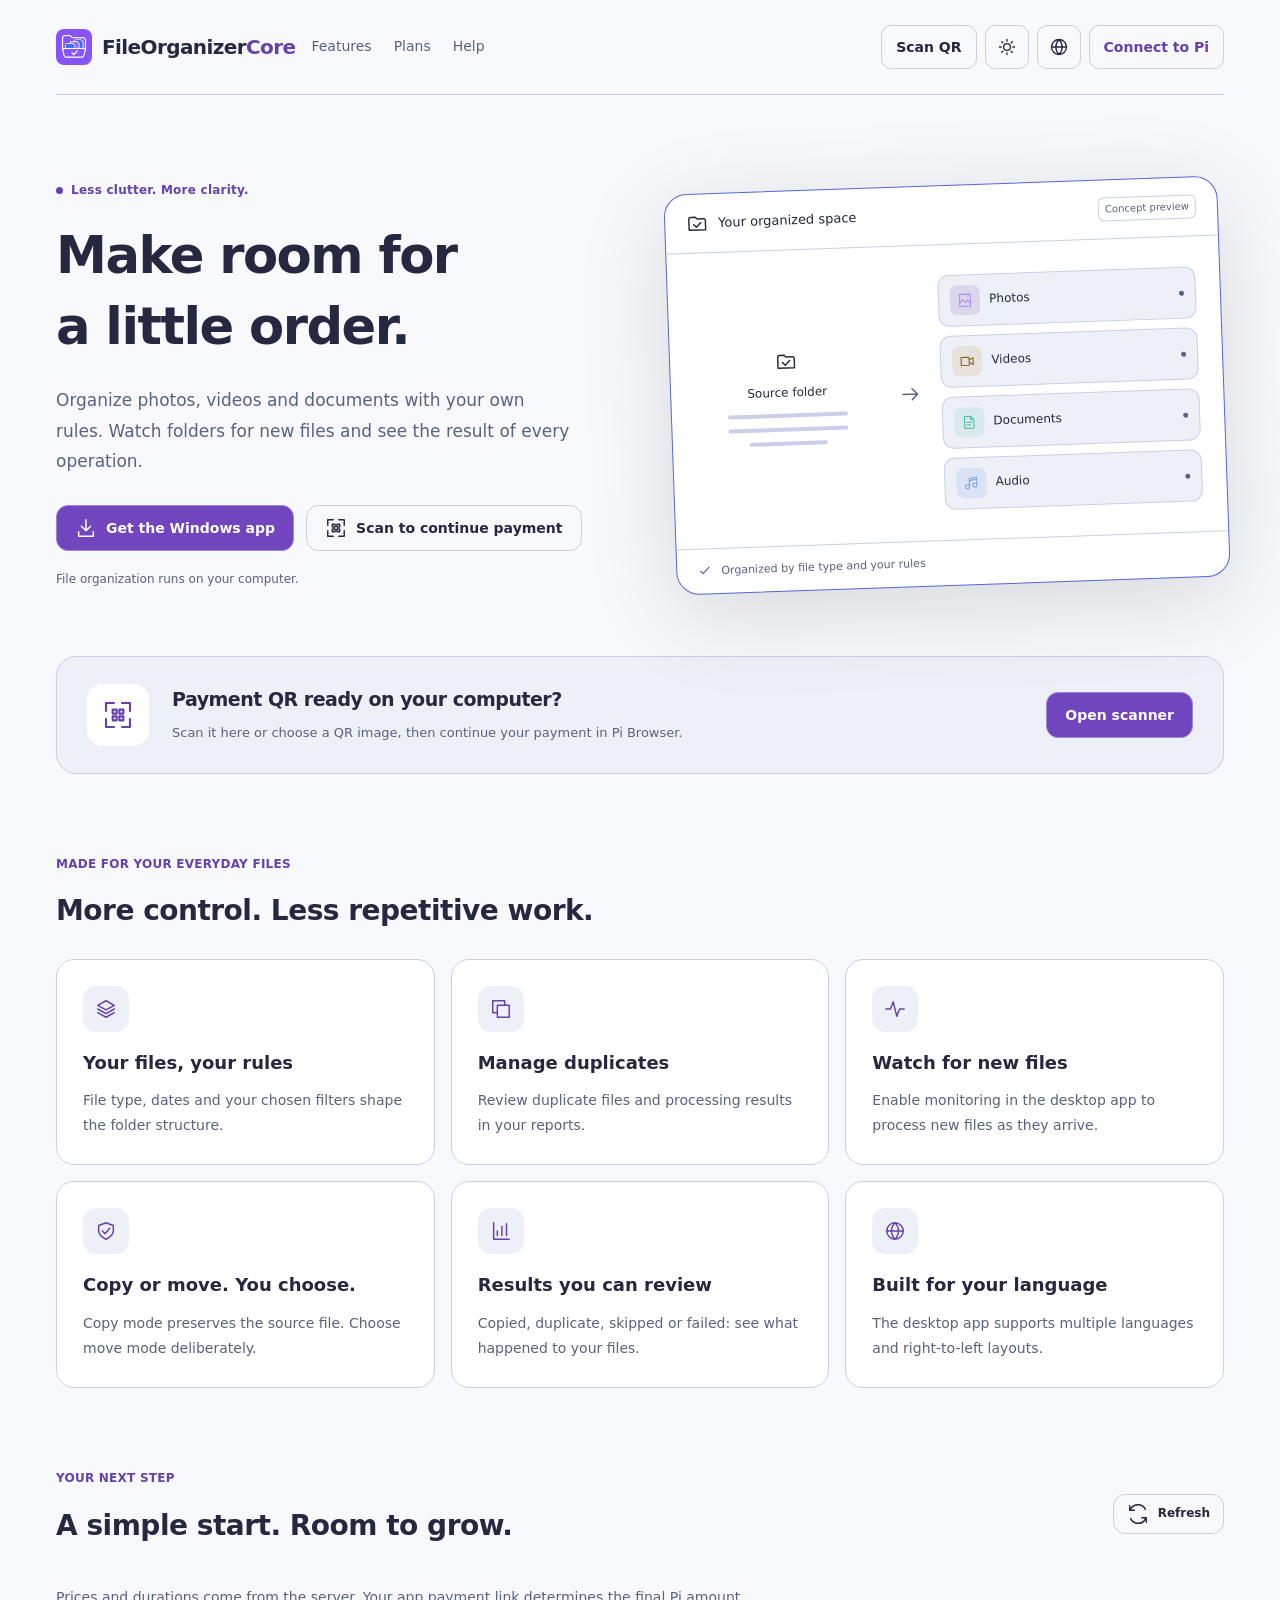
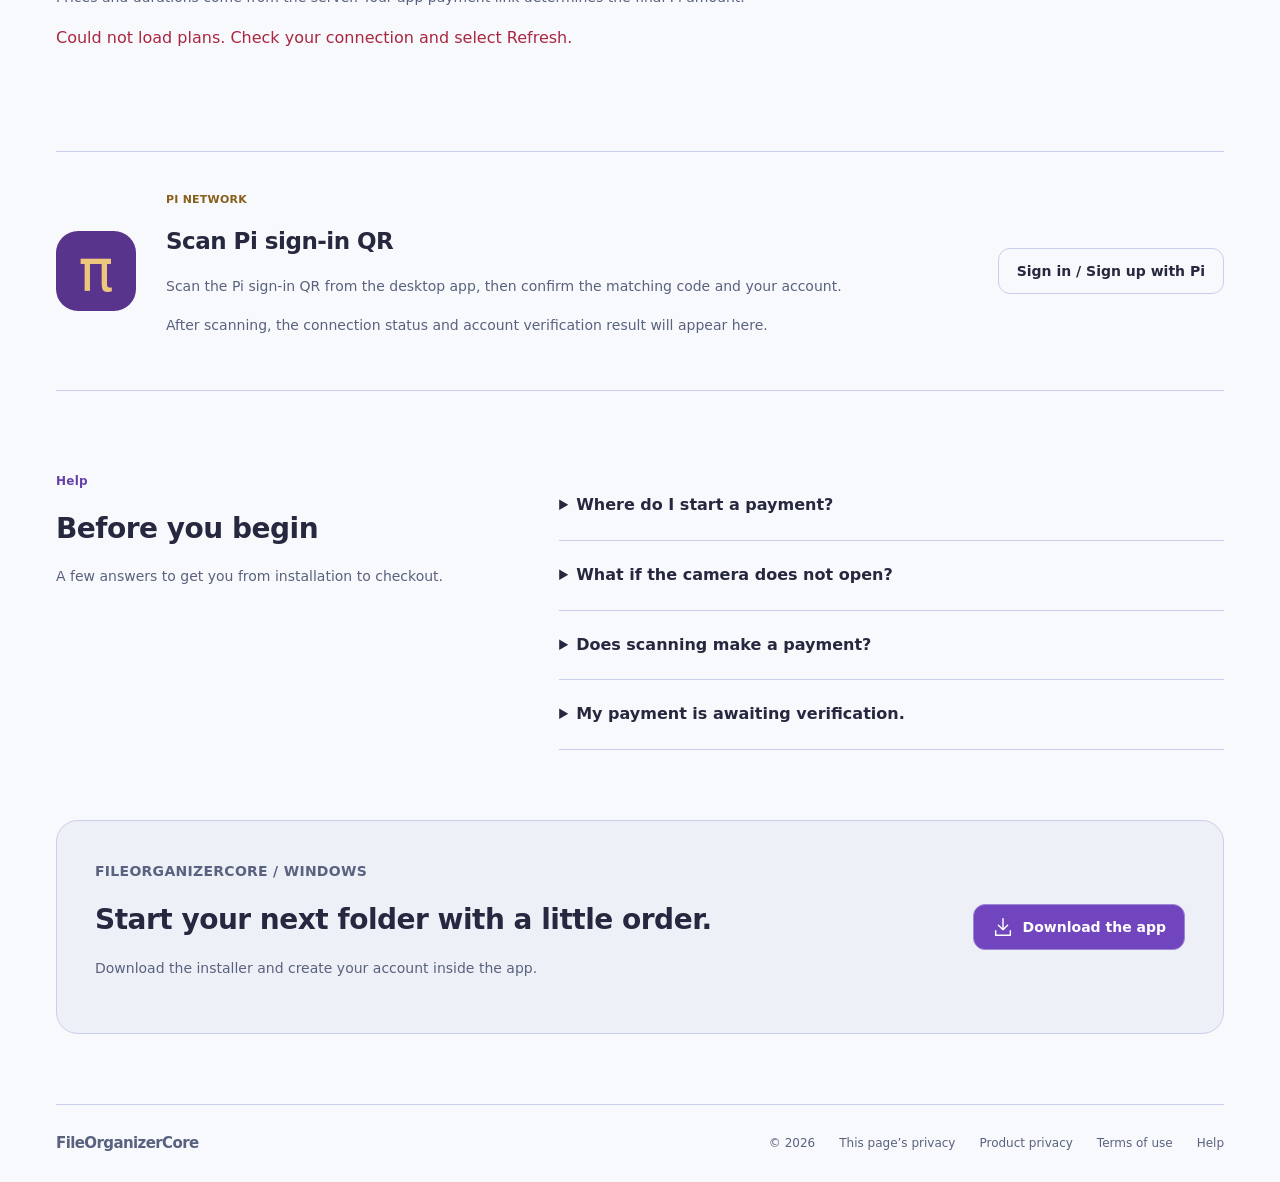
<file: web/index.html>
<!doctype html>
<html lang="fa" dir="rtl">
<head>
<meta charset="utf-8"><meta name="viewport" content="width=device-width,initial-scale=1"><meta name="theme-color" content="#12141c"><meta name="referrer" content="no-referrer">
<meta name="description" content="FileOrganizerCore — Windows file organization and Pi checkout."><title>FileOrganizerCore</title>
<link rel="stylesheet" href="assets/home-v2.css?v=20261113-pi-handoff">
<script>
// Keep previously issued root payment links working on this same checkout host.
(() => {
  const query = new URLSearchParams(location.search), token = query.get('token');
  if (!token) return;
  const target = new URL('checkout.html', location.href);
  target.searchParams.set('token', token);
  const lang = query.get('lang');
  if (lang) target.searchParams.set('lang', lang);
  location.replace(target.href);
})();
</script>
<script defer src="config.js?v=20261110-mainnet"></script><script defer src="assets/home-runtime.js?v=20261114-pi-explain-copy"></script><script defer src="assets/home-account-i18n.js?v=20261113-pi-handoff"></script><script defer src="assets/home-account.js?v=20261113-account-card-fix"></script>
<link rel="icon" href="assets/brand/favicon.ico?v=20261110">
<link rel="apple-touch-icon" href="assets/brand/apple-touch-icon.png">
<style>.foc-logo{width:36px;height:36px;object-fit:contain;flex:none;vertical-align:middle;border-radius:8px}.foc-brand{display:flex;align-items:center;gap:10px;direction:ltr}</style>
</head>
<body>
<script>
// Apply the persisted choice or browser theme before page content is painted.
(()=>{let theme;try{theme=localStorage.getItem('fop-home-theme');}catch{}document.body.dataset.theme=['light','dark'].includes(theme)?theme:(matchMedia('(prefers-color-scheme:dark)').matches?'dark':'light');})();
</script>
<a class="skip" href="#main" data-t="skip">رفتن به محتوا</a>
<div class="shell">
<header><a class="brand" href="#top" aria-label="FileOrganizerCore"><img class="foc-logo" src="assets/brand/logo.png" alt="" width="36" height="36"><b>FileOrganizer<span class="f-size"><strong>Core</strong></span></b></a><nav aria-label="Navigation"><a href="#features" data-t="features">قابلیت‌ها</a><a href="#pricing" data-t="plans">پلن‌ها</a><a href="#help" data-t="help">راهنما</a></nav><div class="tools"><button class="button small" data-scan data-t="scan">اسکن QR</button><button id="theme" class="icon-button" aria-label="Theme" data-icon="sun"></button><label class="language-control icon-button"><span data-icon="globe" aria-hidden="true"></span><select id="language" aria-label="Language"><option value="fa">فارسی</option><option value="en">English</option></select></label><a id="piShortcut" class="button pi-shortcut" href="#pi" data-t="piLogin">اتصال به پای</a></div></header>
<main id="main">
<section class="hero" id="top"><div class="hero-copy"><div class="eyebrow"><span class="live-dot"></span><span data-t="eyebrow">فایل‌های مرتب. تمرکز بیشتر.</span></div><h1 data-t="hero">به شلوغی فایل‌ها<br>نظم بده.</h1><p class="lead" data-t="intro">عکس‌ها، ویدیوها و اسنادت را با قوانین دلخواه مرتب کن. پوشه‌ها را پایش کن و نتیجهٔ هر عملیات را ببین.</p><div class="actions"><a class="button primary" href="#download"><span data-icon="download"></span><span data-t="getApp">دریافت نسخهٔ ویندوز</span></a><button class="button" data-scan><span data-icon="scan"></span><span data-t="scanPay">اسکن و ادامهٔ پرداخت</span></button></div><p class="fine" data-t="local">سازماندهی فایل‌ها روی کامپیوتر شما انجام می‌شود.</p></div>
<div class="app-preview" aria-label="Interface illustration"><div class="preview-bar"><span data-icon="folder"></span><span data-t="workspace">فضای مرتب شما</span><span class="preview-tag" data-t="illustration">نمای مفهومی</span></div><div class="preview-flow"><div class="source-folder"><span data-icon="folder"></span><span data-t="source">پوشهٔ مبدأ</span><i></i><i></i><i></i></div><span class="flow-mark" data-icon="arrow"></span><div class="file-stack"><div><span class="tile violet" data-icon="image"></span><span data-t="photos">عکس‌ها</span><span class="mini-dot"></span></div><div><span class="tile amber" data-icon="video"></span><span data-t="videos">ویدیوها</span><span class="mini-dot"></span></div><div><span class="tile teal" data-icon="document"></span><span data-t="documents">اسناد</span><span class="mini-dot"></span></div><div><span class="tile blue" data-icon="audio"></span><span data-t="audio">صداها</span><span class="mini-dot"></span></div></div></div><div class="preview-bottom"><span data-icon="check"></span><span data-t="rules">بر اساس نوع فایل و قوانین شما</span></div></div></section>
<section class="scan-banner"><span class="scan-symbol" data-icon="scan"></span><div><h2 data-t="haveQR">کد پرداخت روی کامپیوترت آماده است؟</h2><p data-t="qrIntro">همین‌جا اسکن کن یا تصویر QR را انتخاب کن؛ سپس پرداخت را در Pi Browser ادامه بده.</p></div><button class="button primary" data-scan data-t="openScanner">باز کردن اسکنر</button></section>
<section id="features" class="section"><div class="section-head"><p class="eyebrow" data-t="built">برای فایل‌های روزمرهٔ شما</p><h2 data-t="featuresTitle">کنترل بیشتر، کار تکراری کمتر.</h2></div><div class="features">
<article><span class="feature-icon" data-icon="layers"></span><h3 data-t="categorize">دسته‌بندی با قوانین دلخواه</h3><p data-t="categorizeBody">نوع فایل، تاریخ و فیلترهای انتخابی، ساختار پوشه‌ها را مشخص می‌کنند.</p></article>
<article><span class="feature-icon" data-icon="copy"></span><h3 data-t="duplicates">مدیریت فایل‌های تکراری</h3><p data-t="duplicatesBody">فایل‌های تکراری و نتیجهٔ پردازش را در گزارش‌ها پیگیری کنید.</p></article>
<article><span class="feature-icon" data-icon="activity"></span><h3 data-t="monitor">پایش فایل‌های جدید</h3><p data-t="monitorBody">پس از فعال‌کردن پایش در اپ، فایل‌های جدید پوشه نیز پردازش می‌شوند.</p></article>
<article><span class="feature-icon" data-icon="shield"></span><h3 data-t="copyMode">کپی یا انتقال، با انتخاب شما</h3><p data-t="copyBody">در حالت کپی، فایل مبدأ حفظ می‌شود. حالت انتقال را آگاهانه انتخاب کنید.</p></article>
<article><span class="feature-icon" data-icon="chart"></span><h3 data-t="reports">گزارش قابل بررسی</h3><p data-t="reportsBody">موفق، تکراری، ردشده و خطادار؛ نتیجهٔ عملیات در دسترس شماست.</p></article>
<article><span class="feature-icon" data-icon="globe"></span><h3 data-t="languages">متناسب با زبان شما</h3><p data-t="languagesBody">اپ دسکتاپ چندزبانه است و از چیدمان راست‌به‌چپ پشتیبانی می‌کند.</p></article></div></section>
<section id="pricing" class="section"><div class="section-head split"><div><p class="eyebrow" data-t="yourPlan">انتخاب شما</p><h2 data-t="plansTitle">یک شروع ساده. فضای بیشتر برای رشد.</h2></div><button class="button small" id="reloadPlans"><span data-icon="refresh"></span><span data-t="refresh">به‌روزرسانی</span></button></div><p class="section-note" data-t="priceNote">قیمت و مدت از سرور دریافت می‌شوند. مبلغ نهایی Pi در لینک پرداخت اپ مشخص می‌شود.</p><div id="plansStatus" role="status" aria-live="polite"></div><div id="pricingGrid" class="plans"></div></section>
<section class="pi-panel" id="pi"><span class="pi-mark">π</span><div><p class="eyebrow">PI NETWORK</p><h2 data-t="piTitle">از اپ تا کیف پول، یک مسیر مشخص.</h2><p data-t="piBody">در اپ ویندوز وارد حساب شوید و لینک پرداخت بسازید. QR را اینجا اسکن کنید؛ تأیید پرداخت در صفحهٔ اختصاصی انجام می‌شود.</p><p id="piStatus" role="status" aria-live="polite" data-t="piExplain">ورود Pi در این صفحه، جایگزین حساب ایمیلی اپ نیست.</p><p id="piUser" hidden></p></div><button id="piAuth" class="button" data-t="piLogin">اتصال به Pi</button></section>
<section id="accountCard" class="account-card" hidden aria-live="polite"><div class="account-card-head"><div class="account-avatar" aria-hidden="true">π</div><div class="account-identity"><p class="eyebrow" data-account-key="account"></p><h3 id="accountName"></h3><p id="accountEmail"></p></div><span id="accountPlanBadge" class="account-plan-badge" data-plan="free"></span></div><div class="account-stats"><div><span data-account-key="plan"></span><strong id="accountPlanValue"></strong></div><div><span data-account-key="quota"></span><strong id="accountQuotaValue"></strong></div><div><span data-account-key="expiry"></span><strong id="accountExpiryValue"></strong></div></div><p id="accountPlanNote" class="account-plan-note"></p><div class="account-card-foot"><p id="accountSyncStatus" role="status" aria-live="polite"></p><button id="accountRefresh" class="button small" type="button" data-account-key="refresh"></button></div></section>

<section id="help" class="section help-grid"><div><p class="eyebrow" data-t="help">راهنما</p><h2 data-t="faqTitle">قبل از شروع</h2><p class="section-note" data-t="helpIntro">پاسخ‌های کوتاه برای مسیر نصب، اسکن و خرید.</p></div><div class="faq"><details><summary data-t="q1">از کجا پرداخت را شروع کنم؟</summary><p data-t="a1">در اپ ویندوز وارد حساب شوید، پلن و تخفیف را انتخاب کنید و لینک پرداخت بسازید. سپس QR را اینجا اسکن کنید یا لینک را وارد کنید. خرید به همان حساب اپ متصل می‌ماند.</p></details><details><summary data-t="q2">اگر دوربین باز نشد چه کنم؟</summary><p data-t="a2">مجوز دوربین مرورگر را بررسی کنید. می‌توانید تصویر QR را انتخاب کنید یا لینک پرداخت را دستی وارد کنید. اسکن مستقیم به HTTPS و پشتیبانی مرورگر نیاز دارد.</p></details><details><summary data-t="q3">آیا اسکن، پرداخت را انجام می‌دهد؟</summary><p data-t="a3">خیر. ابتدا لینک معتبر شناسایی می‌شود و با تأیید شما صفحهٔ پرداخت باز می‌شود. هیچ پرداختی صرفاً با اسکن انجام نمی‌شود.</p></details><details><summary data-t="q4">پرداخت من در انتظار تأیید است.</summary><p data-t="a4">دوباره پرداخت نکنید. همان لینک را باز کنید تا وضعیت بررسی شود. اگر مبلغ کسر شده ولی پلن فعال نشده، اطلاعات تراکنش را برای پیگیری نگه دارید.</p></details></div></section>
<section id="download" class="download"><div><p class="eyebrow">FILEORGANIZERCORE / WINDOWS</p><h2 data-t="downloadTitle">پوشهٔ بعدی را مرتب‌تر شروع کن.</h2><p data-t="downloadBody">فایل نصب را دریافت کنید و حساب کاربری خود را داخل اپ بسازید.</p><p id="downloadStatus" role="status"></p></div><a id="downloadButton" class="button primary" hidden><span data-icon="download"></span><span data-t="download">دانلود نرم‌افزار</span></a></section>
</main><footer><a class="brand" href="#top"><b>FileOrganizerCore</b></a><span>© <span id="year"></span></span><button id="privacy" class="text-button" data-t="privacy">حریم خصوصی این صفحه</button><a href="privacy.html" data-t="productPrivacy">حریم خصوصی محصول</a><a href="terms.html" data-t="terms">شرایط استفاده</a><a href="#help" data-t="help">راهنما</a></footer>
</div>
<dialog id="scanner" aria-labelledby="scannerTitle"><div class="dialog-head"><div><p class="eyebrow" id="scannerStep" data-t="scanStep">از اپ به صفحهٔ پرداخت</p><h2 id="scannerTitle" data-t="scanTitle">اسکن کد پرداخت</h2></div><button class="icon-button" id="closeScanner" data-icon="close" aria-label="Close"></button></div><p class="muted" id="selectedPlan"></p><div class="viewfinder"><video id="camera" muted playsinline autoplay></video><div id="cameraPlaceholder"><span data-icon="scan"></span><p data-t="cameraHint">کد QR اپ را داخل کادر بگیرید.</p></div><div class="scan-corners" aria-hidden="true"></div></div><p id="scanStatus" role="status" aria-live="polite">درخواست دسترسی به دوربین…</p><div class="actions scanner-actions"><button id="stopCamera" class="button" hidden>توقف دوربین</button><label class="button upload-button"><span data-icon="image"></span><span data-t="imageSelect">انتخاب تصویر QR</span><input id="qrImage" type="file" accept="image/png,image/jpeg,image/webp"></label></div><details class="manual"><summary id="scannerManual" data-t="manual">لینک پرداخت را دارم</summary><label for="paymentLink" data-t="linkLabel">لینک ساخته‌شده در اپ</label><div class="link-row"><input id="paymentLink" type="url" dir="ltr" autocomplete="off" spellcheck="false" placeholder="https://…/checkout.html?token=…"><button id="checkLink" class="button" data-t="checkLink">بررسی لینک</button></div></details><div id="scanResult" class="scan-result" hidden><strong id="scannerFound" data-t="validLink">لینک پرداخت شناسایی شد</strong><p id="resultHost" dir="ltr"></p><p id="scannerConfirm" data-t="confirmInfo">در صفحهٔ بعد، پلن و مبلغ را قبل از تأیید بررسی کنید.</p><button id="openPayment" class="button primary" data-t="continue">ادامه به صفحهٔ پرداخت</button></div><p class="fine" data-t="scanPrivacy">تصویر دوربین و فایل QR برای اسکن به سرور ارسال نمی‌شوند.</p></dialog>
<dialog id="privacyDialog" aria-labelledby="privacyTitle"><div class="dialog-head"><h2 id="privacyTitle" data-t="privacy">حریم خصوصی این صفحه</h2><button id="closePrivacy" class="icon-button" data-icon="close" aria-label="Close"></button></div><p data-t="privacyBody">اسکن QR داخل مرورگر انجام می‌شود. هنگام بستن اسکنر یا پنهان‌شدن صفحه، دوربین متوقف می‌شود. زبان و تم در همین مرورگر ذخیره می‌شوند. دریافت پلن‌ها به سرور اپ متصل می‌شود و اتصال اختیاری Pi از SDK پای استفاده می‌کند. لینک پرداخت فقط پس از انتخاب «ادامه» باز می‌شود؛ تصاویر برای اسکن آپلود نمی‌شوند. این توضیح مربوط به همین صفحه است.</p><button id="clearPrefs" class="button" data-t="clearPrefs">پاک‌کردن تنظیمات ذخیره‌شدهٔ این صفحه</button><p id="privacyStatus" role="status"></p></dialog>
<noscript>برای دریافت پلن‌ها و اسکن QR، JavaScript مرورگر را فعال کنید. / Enable JavaScript to load plans and scan QR codes.</noscript>
</body></html>
</file>
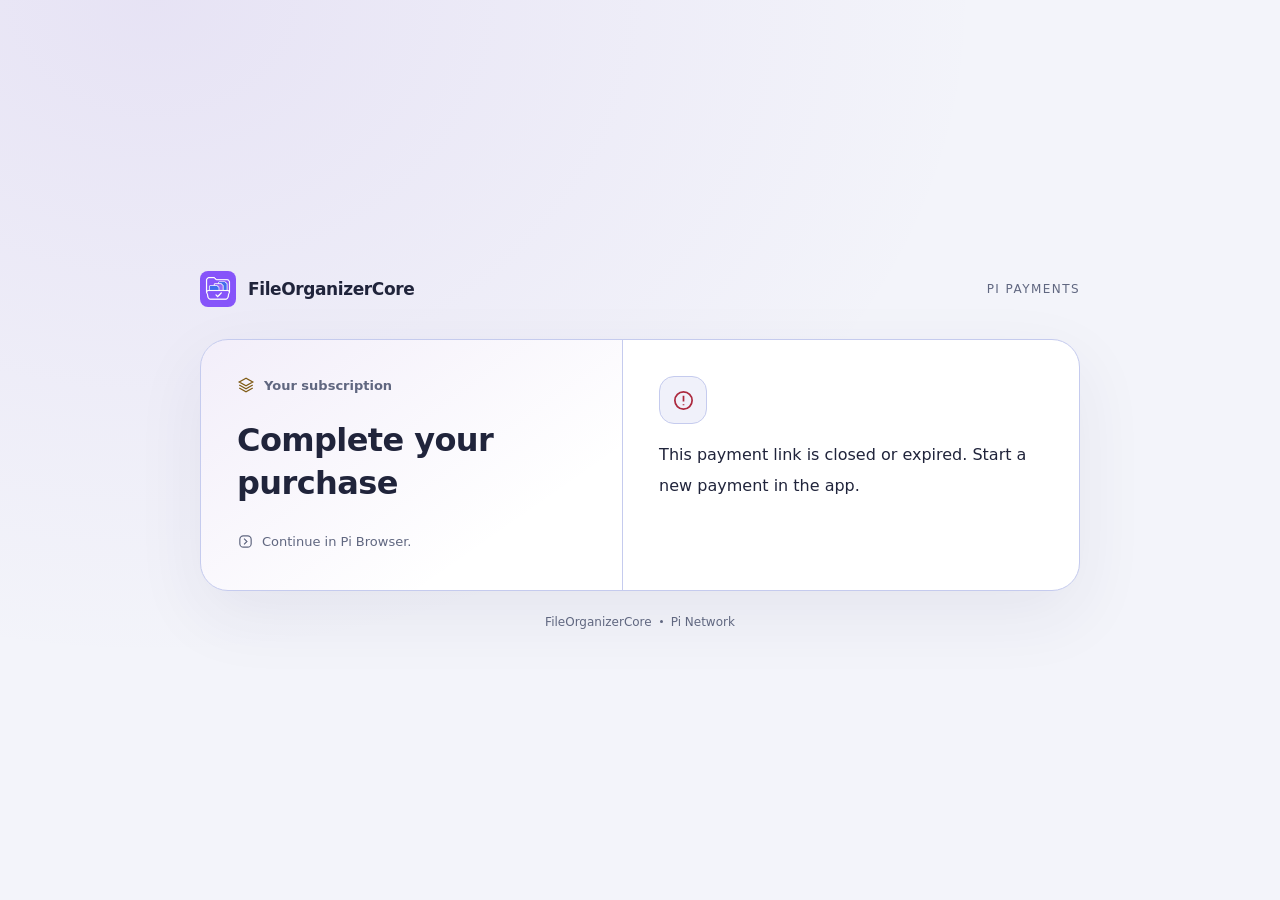
<file: web/checkout.html>
<!doctype html>
<html lang="en">
<head>
  <meta charset="utf-8">
  <meta name="viewport" content="width=device-width, initial-scale=1">
  <meta name="color-scheme" content="dark light">
  <meta name="referrer" content="no-referrer">
  <title>FileOrganizerCore Checkout</title>
  <style>
    :root{color-scheme:dark;--page:#10121c;--surface:#191c2b;--inset:#202438;--line:#454d79;--text:#f3f4fc;--muted:#afb5ce;--purple:#7545c4;--gold:#f3cd7e;--focus:#acb7ff;--ok:#83dfba;--bad:#ffadb5;--shadow:0 28px 80px #03061255;font-family:system-ui,-apple-system,BlinkMacSystemFont,"Segoe UI",sans-serif}
    *{box-sizing:border-box}body{margin:0;min-height:100vh;min-height:100svh;background:radial-gradient(ellipse at 12% 0%,#7545c419,transparent 52%),var(--page);color:var(--text);padding:32px 24px;display:flex;flex-direction:column;align-items:center;justify-content:center}button,summary{-webkit-tap-highlight-color:transparent}button{font:inherit}svg{display:block;flex-shrink:0}header{width:min(100%,880px);display:flex;align-items:center;gap:12px;margin-bottom:32px}.brand-mark{display:grid;place-items:center;width:42px;height:42px;border-radius:13px;background:var(--purple);color:#fff}.brand-name{font-size:17px;font-weight:700;letter-spacing:-.4px;direction:ltr}.brand-tag{margin-inline-start:auto;color:var(--muted);font-size:12px;letter-spacing:.12em;direction:ltr}
    main{width:min(100%,880px);display:grid;grid-template-columns:minmax(0,1fr) minmax(0,1.08fr);border:1px solid var(--line);border-radius:28px;background:var(--surface);box-shadow:var(--shadow);overflow:hidden}.overview{padding:36px;min-width:0;background:linear-gradient(145deg,#7545c417,transparent 75%);display:flex;flex-direction:column;gap:25px;border-inline-end:1px solid var(--line)}.eyebrow{display:flex;align-items:center;gap:9px;color:var(--muted);font-size:13px;font-weight:600;margin:0}.eyebrow svg{color:var(--gold)}h1{font-size:clamp(25px,4vw,32px);line-height:1.35;letter-spacing:-.6px;margin:0;font-weight:700;overflow-wrap:anywhere}.plan-name{font-size:14px;color:var(--muted);margin:0 0 10px}.amount-card{border:1px solid #5368d9;border-radius:18px;padding:22px 20px;background:var(--inset);min-width:0}.amount-line{display:flex;align-items:center;gap:10px;flex-wrap:wrap;direction:ltr;justify-content:flex-start}.amount{font-size:clamp(25px,5vw,32px);font-weight:750;font-variant-numeric:tabular-nums;letter-spacing:-.6px;overflow-wrap:anywhere;min-width:0;line-height:1.4}.currency{color:var(--gold);background:#59348d;border:1px solid #5368d9;border-radius:9px;padding:4px 8px;font-size:17px;font-weight:700;line-height:1.4}.summary-note{font-size:13px;color:var(--muted);line-height:1.8;margin:0;display:flex;align-items:flex-start;gap:8px}.summary-note svg{margin-top:3px}.checkout-body{padding:36px;min-width:0;display:flex;flex-direction:column;gap:24px}.status-block{display:flex;flex-direction:column;gap:16px;flex:1}.status-symbol{width:48px;height:48px;border:1px solid var(--line);border-radius:15px;display:grid;place-items:center;color:var(--focus);background:var(--inset)}.status-symbol svg{width:23px;height:23px}.state-icon{display:none}body[data-state="checking"] .icon-loading,body[data-state="waiting"] .icon-clock,body[data-state="ready"] .icon-wallet,body[data-state="success"] .icon-check,body[data-state="error"] .icon-alert,body[data-state="closed"] .icon-alert{display:block}.icon-loading{animation:spin 1.1s linear infinite}#status{font-size:16px;line-height:1.9;overflow-wrap:anywhere;margin:0}body[data-state="success"] .status-symbol{color:var(--ok)}body[data-state="error"] .status-symbol,body[data-state="closed"] .status-symbol{color:var(--bad)}#status.error{color:var(--bad)}
    #payButton{position:relative;display:flex;justify-content:center;align-items:center;width:100%;min-height:52px;border:1px solid #a487de;border-radius:14px;padding:14px 18px;background:var(--purple);color:#fff;font-size:15px;font-weight:650;cursor:pointer;transition:filter .18s,transform .18s;overflow-wrap:anywhere;line-height:1.5}#payButton:hover:not(:disabled){filter:brightness(1.1)}#payButton:active:not(:disabled){transform:translateY(1px)}#payButton:disabled{cursor:wait;opacity:.75}#payButton:disabled::before{content:"";width:16px;height:16px;flex-shrink:0;border:2px solid #ffffff55;border-top-color:#fff;border-radius:50%;margin-inline-end:10px;animation:spin 1.1s linear infinite}.home-return{display:flex;align-items:center;justify-content:center;gap:10px;width:100%;min-height:48px;margin-top:12px;padding:12px 18px;border:1px solid var(--line);border-radius:13px;background:var(--inset);color:var(--text);font-size:14px;font-weight:650;text-decoration:none;transition:border-color .18s,background .18s,transform .18s}.home-return:hover{border-color:#9271ce;background:#7545c41a}.home-return:active{transform:translateY(1px)}.home-return svg{width:19px;height:19px;color:var(--focus);flex:none}.home-return[hidden]{display:none!important}:focus-visible{outline:2px solid var(--focus);outline-offset:4px}.hidden{display:none!important}footer{margin-top:24px;display:flex;align-items:center;gap:8px;color:var(--muted);font-size:12px;direction:ltr}.footer-dot{height:3px;width:3px;border-radius:50%;background:var(--muted)}[dir="rtl"] .amount-line{justify-content:flex-end}
    @keyframes spin{to{transform:rotate(360deg)}}@media(prefers-reduced-motion:reduce){*,*::before{animation:none!important;transition:none!important}}@media(prefers-color-scheme:light){:root{color-scheme:light;--page:#f3f4fa;--surface:#fff;--inset:#f0f1fa;--line:#c5cbee;--text:#20243b;--muted:#606780;--focus:#5368d9;--ok:#18794d;--bad:#ac293e;--shadow:0 24px 70px #27315912}.eyebrow svg{color:#805c16}}
    @media(max-width:620px){body{padding:24px 16px;justify-content:flex-start}header{margin-bottom:24px}.brand-tag{font-size:10px}main{grid-template-columns:minmax(0,1fr);border-radius:22px}.overview{border-inline-end:0;border-bottom:1px solid var(--line);padding:24px;gap:18px}.checkout-body{padding:24px;gap:22px}.status-block{flex-direction:row;align-items:flex-start;gap:12px}.status-symbol{width:40px;height:40px;border-radius:12px;flex-shrink:0}.status-symbol svg{width:21px;height:21px}#status{font-size:15px}.amount-card{padding:18px}.summary-note{font-size:12px}footer{margin-top:20px}}@media(max-width:360px){.overview,.checkout-body{padding:20px}.brand-tag{display:none}}
  </style>
  <script src="https://sdk.minepi.com/pi-sdk.js"></script>
  <script src="config.js?v=20261110-mainnet"></script>
<link rel="icon" href="assets/brand/favicon.ico?v=20261110">
<link rel="apple-touch-icon" href="assets/brand/apple-touch-icon.png">
<style>.foc-logo{width:36px;height:36px;object-fit:contain;flex:none;vertical-align:middle;border-radius:8px}.foc-brand{display:flex;align-items:center;gap:10px;direction:ltr}</style>
</head>
<body data-state="checking">
  <header><img class="foc-logo" src="assets/brand/logo.png" alt="" width="36" height="36"><span class="brand-name">FileOrganizerCore</span><span class="brand-tag">PI PAYMENTS</span></header>
  <main>
    <section class="overview" aria-labelledby="checkout-heading">
      <p class="eyebrow"><svg aria-hidden="true" width="18" height="18" viewBox="0 0 24 24" fill="none" stroke="currentColor" stroke-width="1.7"><path d="M12 3 3 8l9 5 9-5-9-5Z"/><path d="m3 12 9 5 9-5M3 16l9 5 9-5"/></svg><span id="summary-label"></span></p>
      <h1 id="checkout-heading"></h1>
      <div id="details" class="amount-card hidden"><p class="plan-name" id="plan-label"></p><div class="amount-line"><bdi class="amount" id="plan-amount" dir="ltr"></bdi><span class="currency" aria-label="Pi">Pi</span></div></div>
      <p class="summary-note"><svg aria-hidden="true" width="17" height="17" viewBox="0 0 24 24" fill="none" stroke="currentColor" stroke-width="1.7"><rect x="4" y="4" width="16" height="16" rx="5"/><path d="m10 8 4 4-4 4"/></svg><span id="browser-note"></span></p>
    </section>
    <section class="checkout-body" aria-labelledby="checkout-heading">
      <div class="status-block"><div class="status-symbol" aria-hidden="true">
        <svg class="state-icon icon-loading" viewBox="0 0 24 24" fill="none" stroke="currentColor" stroke-width="1.8"><path d="M20 12a8 8 0 1 1-8-8"/></svg>
        <svg class="state-icon icon-clock" viewBox="0 0 24 24" fill="none" stroke="currentColor" stroke-width="1.8"><circle cx="12" cy="12" r="9"/><path d="M12 7v5l3 2"/></svg>
        <svg class="state-icon icon-wallet" viewBox="0 0 24 24" fill="none" stroke="currentColor" stroke-width="1.8"><rect x="3" y="5" width="18" height="15" rx="3"/><path d="M16 11h5v5h-5a2.5 2.5 0 0 1 0-5Z M4 5l12-3v3"/></svg>
        <svg class="state-icon icon-check" viewBox="0 0 24 24" fill="none" stroke="currentColor" stroke-width="1.8"><circle cx="12" cy="12" r="9"/><path d="m7 12 3 3 7-7"/></svg>
        <svg class="state-icon icon-alert" viewBox="0 0 24 24" fill="none" stroke="currentColor" stroke-width="1.8"><circle cx="12" cy="12" r="9"/><path d="M12 7v6m0 3v1"/></svg>
      </div><p id="status" role="status" aria-live="polite" aria-atomic="true"></p></div>
      <button id="payButton" class="hidden" type="button"></button>
      <a id="homeReturn" class="home-return" href="./#top" hidden><svg aria-hidden="true" viewBox="0 0 24 24" fill="none" stroke="currentColor" stroke-width="1.8" stroke-linecap="round" stroke-linejoin="round"><path d="M3 10.5 12 3l9 7.5"/><path d="M5.5 9v11h13V9M9.5 20v-6h5v6"/></svg><span id="homeReturnLabel"></span></a>
      
    </section>
  </main>
  <footer><span>FileOrganizerCore</span><span class="footer-dot"></span><span>Pi Network</span></footer>
  <script src="checkout-i18n.js?v=20261112-return-home"></script>
  <script src="checkout.js?v=20261112-return-home"></script>
</body>
</html>
</file>
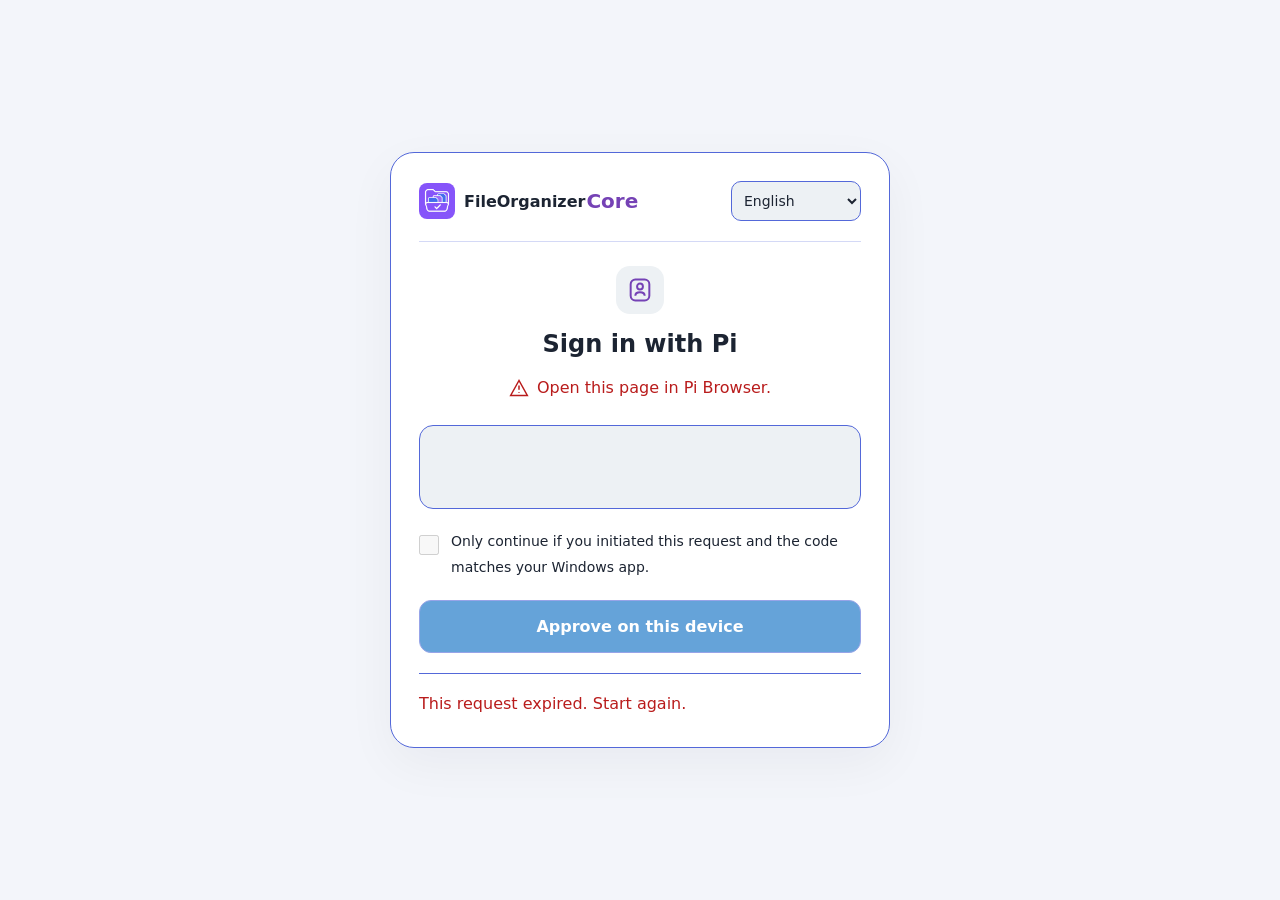
<file: web/pi-login.html>
<!doctype html>
<html lang="en" dir="ltr">
<head>
  <meta charset="utf-8"><meta name="viewport" content="width=device-width,initial-scale=1">
  <meta name="referrer" content="no-referrer"><meta name="robots" content="noindex,nofollow">
  <title>FileOrganizerCore — Pi</title>
  <script>
    (() => { const q = new URLSearchParams(location.hash.split('?')[1] || ''); const theme = q.get('theme');
      document.documentElement.dataset.theme = theme === 'dark' || theme === 'light' ? theme : matchMedia('(prefers-color-scheme: dark)').matches ? 'dark' : 'light'; })();
  </script>
  <link rel="stylesheet" href="assets/pi-login.css?v=20261113-desktop-confirm">
  <script defer src="config.js?v=20261110-mainnet"></script>
  <script defer src="assets/pi-auth-i18n.js?v=20261113-desktop-confirm"></script>
  <script defer src="https://sdk.minepi.com/pi-sdk.js"></script>
  <script defer src="assets/pi-login.js?v=20261113-desktop-confirm"></script>
<link rel="icon" href="assets/brand/favicon.ico?v=20261110">
<link rel="apple-touch-icon" href="assets/brand/apple-touch-icon.png">
<style>.foc-logo{width:36px;height:36px;object-fit:contain;flex:none;vertical-align:middle;border-radius:8px}.foc-brand{display:flex;align-items:center;gap:10px;direction:ltr}</style>
</head>
<body>
  <main>
    <header><a class="brand" href="./" dir="ltr"><img class="foc-logo" src="assets/brand/logo.png" alt="" width="36" height="36"><span>FileOrganizer</span><b><strong>Core</strong></b></a><select id="language" aria-label="Language"></select></header>
    <section class="intro"><div class="identity-icon" aria-hidden="true"><svg viewBox="0 0 24 24" fill="none" stroke="currentColor" stroke-width="1.7"><rect x="4" y="3" width="16" height="18" rx="4"/><circle cx="12" cy="9" r="2.5"/><path d="M8 17c0-4 8-4 8 0"/></svg></div><h1 id="title"></h1><p id="browserNotice" role="note" hidden><svg aria-hidden="true" viewBox="0 0 24 24" width="20" height="20" fill="none" stroke="currentColor" stroke-width="1.8"><path d="M12 3 2 21h20L12 3Z"/><path d="M12 9v5m0 3v1"/></svg><span id="help"></span></p></section>
    <section class="challenge-panel" id="challengePanel" aria-busy="true">
      <output id="code" dir="ltr"><span class="spinner" id="codeSpinner" aria-hidden="true"></span><span id="codeValue"></span></output>
      <p id="loadingText" role="status"></p><p id="timer" role="timer" dir="ltr"></p>
    </section>
    <label id="agreement"><input id="match" type="checkbox"><span id="matchText"></span></label>
    <button id="approve" type="button" disabled><span class="spinner" id="approveSpinner" hidden aria-hidden="true"></span><span id="approveText"></span></button>
    <section id="account" class="account" hidden><span class="account-check" aria-hidden="true">✓</span><div><span id="accountLabel"></span><bdi id="accountName" dir="auto"></bdi></div></section>
    <p id="status" role="status" aria-live="polite" hidden></p>
  <a id="returnHome" class="home-return" href="./#pi" hidden><svg aria-hidden="true" viewBox="0 0 24 24" fill="none" stroke="currentColor" stroke-width="1.8" stroke-linecap="round" stroke-linejoin="round"><path d="M3 10.5 12 3l9 7.5"/><path d="M5.5 9v11h13V9M9.5 20v-6h5v6"/></svg><span id="returnHomeLabel"></span></a>
  </main>
</body>
</html>
</file>
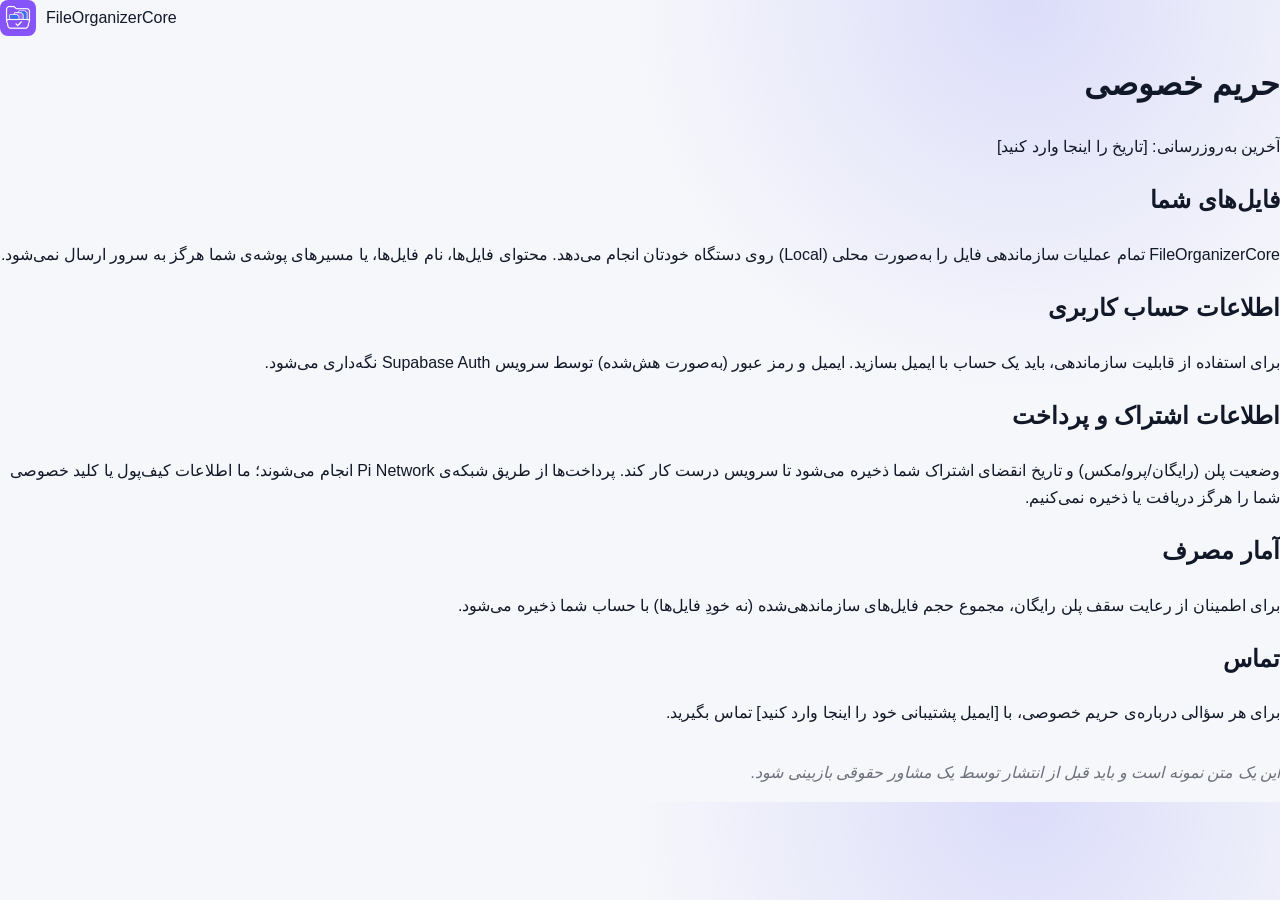
<file: web/privacy.html>
<!DOCTYPE html>
<html lang="fa" dir="rtl">
<head>
<meta charset="UTF-8" />
<meta name="viewport" content="width=device-width, initial-scale=1.0" />
<title>حریم خصوصی — FileOrganizerCore</title>
<link rel="stylesheet" href="assets/style.css" />
<link rel="icon" href="assets/brand/favicon.ico?v=20261110">
<link rel="apple-touch-icon" href="assets/brand/apple-touch-icon.png">
<style>.foc-logo{width:36px;height:36px;object-fit:contain;flex:none;vertical-align:middle;border-radius:8px}.foc-brand{display:flex;align-items:center;gap:10px;direction:ltr}</style>
</head>
<body>
<a class="foc-brand" href="./"><img class="foc-logo" src="assets/brand/logo.png" alt="" width="36" height="36">FileOrganizerCore</a>
<div class="container legal">
  <h1>حریم خصوصی</h1>
  <p>آخرین به‌روزرسانی: [تاریخ را اینجا وارد کنید]</p>

  <h2>فایل‌های شما</h2>
  <p>FileOrganizerCore تمام عملیات سازماندهی فایل را به‌صورت محلی (Local) روی دستگاه خودتان انجام می‌دهد. محتوای فایل‌ها، نام فایل‌ها، یا مسیرهای پوشه‌ی شما هرگز به سرور ارسال نمی‌شود.</p>

  <h2>اطلاعات حساب کاربری</h2>
  <p>برای استفاده از قابلیت سازماندهی، باید یک حساب با ایمیل بسازید. ایمیل و رمز عبور (به‌صورت هش‌شده) توسط سرویس Supabase Auth نگه‌داری می‌شود.</p>

  <h2>اطلاعات اشتراک و پرداخت</h2>
  <p>وضعیت پلن (رایگان/پرو/مکس) و تاریخ انقضای اشتراک شما ذخیره می‌شود تا سرویس درست کار کند. پرداخت‌ها از طریق شبکه‌ی Pi Network انجام می‌شوند؛ ما اطلاعات کیف‌پول یا کلید خصوصی شما را هرگز دریافت یا ذخیره نمی‌کنیم.</p>

  <h2>آمار مصرف</h2>
  <p>برای اطمینان از رعایت سقف پلن رایگان، مجموع حجم فایل‌های سازماندهی‌شده (نه خودِ فایل‌ها) با حساب شما ذخیره می‌شود.</p>

  <h2>تماس</h2>
  <p>برای هر سؤالی درباره‌ی حریم خصوصی، با [ایمیل پشتیبانی خود را اینجا وارد کنید] تماس بگیرید.</p>

  <p style="margin-top:32px;opacity:.6"><em>این یک متن نمونه است و باید قبل از انتشار توسط یک مشاور حقوقی بازبینی شود.</em></p>
</div>
</body>
</html>
</file>
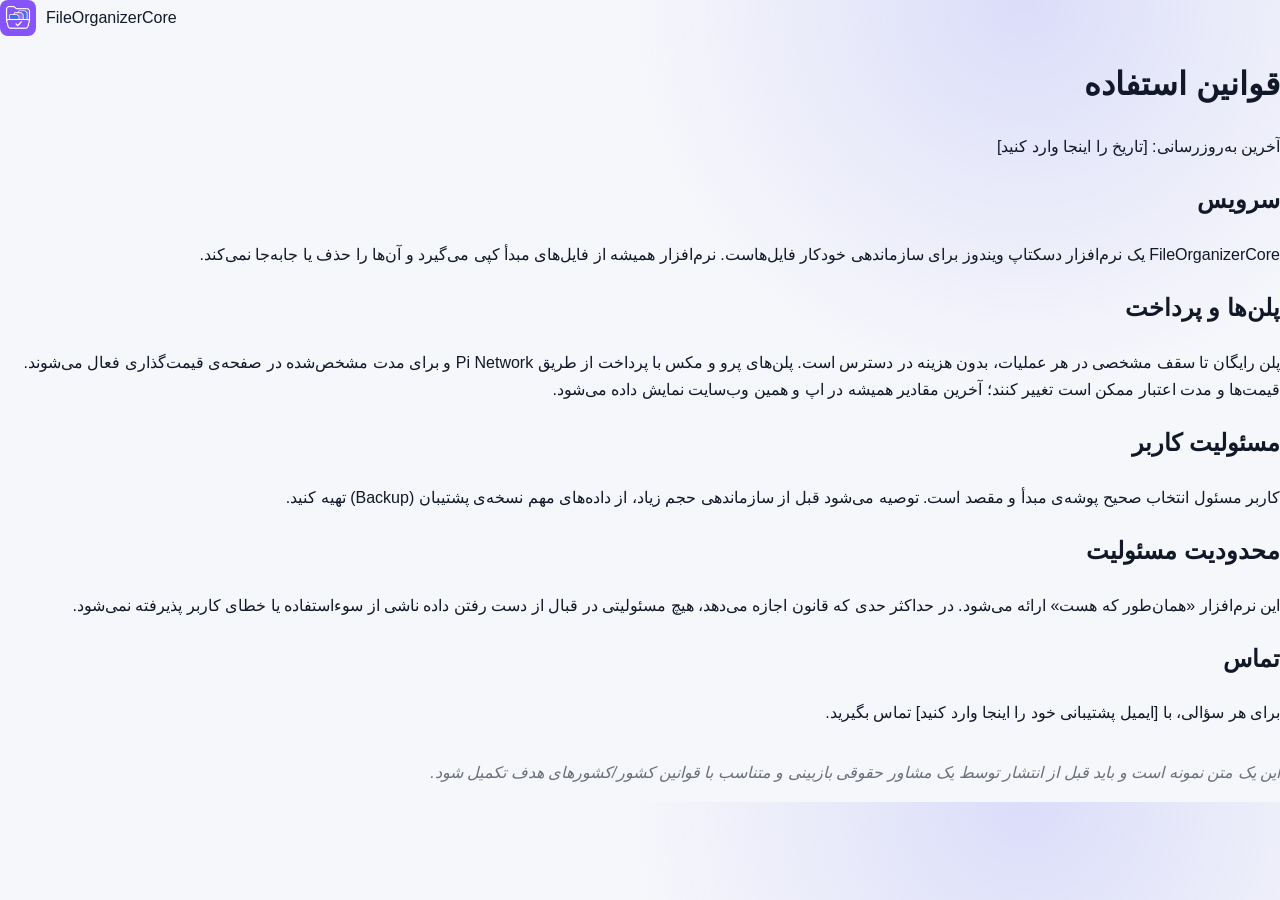
<file: web/terms.html>
<!DOCTYPE html>
<html lang="fa" dir="rtl">
<head>
<meta charset="UTF-8" />
<meta name="viewport" content="width=device-width, initial-scale=1.0" />
<title>قوانین استفاده — FileOrganizerCore</title>
<link rel="stylesheet" href="assets/style.css" />
<link rel="icon" href="assets/brand/favicon.ico?v=20261110">
<link rel="apple-touch-icon" href="assets/brand/apple-touch-icon.png">
<style>.foc-logo{width:36px;height:36px;object-fit:contain;flex:none;vertical-align:middle;border-radius:8px}.foc-brand{display:flex;align-items:center;gap:10px;direction:ltr}</style>
</head>
<body>
<a class="foc-brand" href="./"><img class="foc-logo" src="assets/brand/logo.png" alt="" width="36" height="36">FileOrganizerCore</a>
<div class="container legal">
  <h1>قوانین استفاده</h1>
  <p>آخرین به‌روزرسانی: [تاریخ را اینجا وارد کنید]</p>

  <h2>سرویس</h2>
  <p>FileOrganizerCore یک نرم‌افزار دسکتاپ ویندوز برای سازماندهی خودکار فایل‌هاست. نرم‌افزار همیشه از فایل‌های مبدأ کپی می‌گیرد و آن‌ها را حذف یا جابه‌جا نمی‌کند.</p>

  <h2>پلن‌ها و پرداخت</h2>
  <p>پلن رایگان تا سقف مشخصی در هر عملیات، بدون هزینه در دسترس است. پلن‌های پرو و مکس با پرداخت از طریق Pi Network و برای مدت مشخص‌شده در صفحه‌ی قیمت‌گذاری فعال می‌شوند. قیمت‌ها و مدت اعتبار ممکن است تغییر کنند؛ آخرین مقادیر همیشه در اپ و همین وب‌سایت نمایش داده می‌شود.</p>

  <h2>مسئولیت کاربر</h2>
  <p>کاربر مسئول انتخاب صحیح پوشه‌ی مبدأ و مقصد است. توصیه می‌شود قبل از سازماندهی حجم زیاد، از داده‌های مهم نسخه‌ی پشتیبان (Backup) تهیه کنید.</p>

  <h2>محدودیت مسئولیت</h2>
  <p>این نرم‌افزار «همان‌طور که هست» ارائه می‌شود. در حداکثر حدی که قانون اجازه می‌دهد، هیچ مسئولیتی در قبال از دست رفتن داده ناشی از سوءاستفاده یا خطای کاربر پذیرفته نمی‌شود.</p>

  <h2>تماس</h2>
  <p>برای هر سؤالی، با [ایمیل پشتیبانی خود را اینجا وارد کنید] تماس بگیرید.</p>

  <p style="margin-top:32px;opacity:.6"><em>این یک متن نمونه است و باید قبل از انتشار توسط یک مشاور حقوقی بازبینی و متناسب با قوانین کشور/کشورهای هدف تکمیل شود.</em></p>
</div>
</body>
</html>
</file>
<file: web/assets/home-v2.css>
:root{color-scheme:dark;--bg:#12141c;--surface:#1b1e2a;--panel:#222638;--text:#f2f3fc;--muted:#aeb5cc;--line:#3d476e;--brand:#9572ec;--button:#7045bd;--gold:#efc77c;--focus:#abb8ff;--danger:#ffb4bd;font-family:system-ui,-apple-system,'Segoe UI',sans-serif}*{box-sizing:border-box}html{scroll-behavior:smooth;scroll-padding-top:30px}body{margin:0;background:var(--bg);color:var(--text);line-height:1.8}body.modal-open{overflow:hidden}body[data-theme=light]{color-scheme:light;--bg:#f8f9fc;--surface:#fff;--panel:#eef0f8;--text:#25283e;--muted:#59627e;--line:#c9cfea;--brand:#6442a9;--button:#7045bd;--gold:#88601c;--focus:#5368d9;--danger:#a92740}a{color:inherit;text-decoration:none}button,input,select{font:inherit}button,a,label,summary{-webkit-tap-highlight-color:transparent}button,summary{cursor:pointer}button:disabled{opacity:.6;cursor:wait}svg{width:22px;height:22px;display:block;flex-shrink:0}button svg{pointer-events:none}[hidden]{display:none!important}.shell{max-width:1240px;margin:auto;padding:0 36px}.brand{display:flex;align-items:center;gap:10px;direction:ltr;font-size:18px;letter-spacing:-.6px}.brand b>span{color:var(--brand)}.brand-icon{background:var(--button);color:white;padding:10px;border-radius:12px}.brand-icon svg{width:24px;height:24px}header{display:flex;align-items:center;justify-content:space-between;gap:24px;padding:25px 0;border-bottom:1px solid var(--line)}nav,.tools{display:flex;align-items:center;gap:22px}nav a{font-size:14px;color:var(--muted)}nav a:hover{color:var(--text)}.tools{gap:10px}.tools select{background:var(--surface);color:var(--text);border:1px solid var(--line);border-radius:9px;padding:7px;font-size:12px}.button,.icon-button{display:inline-flex;align-items:center;justify-content:center;gap:9px;background:transparent;color:var(--text);border:1px solid var(--line);border-radius:12px;min-height:46px;padding:11px 18px;font-size:14px;font-weight:600;text-align:center;transition:background .18s,filter .18s;line-height:1.6}.button:hover,.icon-button:hover{background:var(--panel);border-color:#5368d9}.button.primary{background:var(--button);border-color:#a085d5;color:#fff}.button.primary:hover{filter:brightness(1.1)}.button.small{font-size:12px;min-height:38px;padding:8px 13px}.icon-button{padding:10px;width:43px;min-width:43px;min-height:43px}.text-button{background:none;border:0;color:var(--muted);padding:0}.actions{display:flex;flex-wrap:wrap;gap:12px}.hero{display:grid;grid-template-columns:1fr 1fr;gap:60px;align-items:center;padding:85px 0 65px}.eyebrow{font-size:12px;color:var(--brand);font-weight:700;display:flex;align-items:center;gap:8px;letter-spacing:.02em;margin:0 0 14px}.live-dot{width:7px;height:7px;background:var(--brand);border-radius:50%}h1{font-size:clamp(36px,4vw,58px);line-height:1.4;letter-spacing:-1.5px;margin:18px 0 22px;max-width:620px}h2{font-size:28px;line-height:1.55;letter-spacing:-.5px;margin:0 0 12px}h3{font-size:18px;margin:15px 0 9px}.lead{font-size:17px;color:var(--muted);max-width:520px;margin:0 0 28px}.fine{font-size:12px;color:var(--muted);margin:18px 0 0}.app-preview{background:var(--surface);border:1px solid #5368d9;border-radius:23px;box-shadow:0 20px 90px #0002;transform:rotate(-2deg);overflow:hidden}.preview-bar{display:flex;align-items:center;gap:10px;font-size:13px;padding:17px 21px;border-bottom:1px solid var(--line)}.preview-bar>svg{color:var(--brand)}.preview-tag{margin-inline-start:auto;color:var(--muted);font-size:10px;border:1px solid var(--line);border-radius:6px;padding:2px 6px}.preview-flow{display:flex;align-items:center;gap:20px;padding:30px 24px}.source-folder{flex:1;display:flex;flex-direction:column;align-items:center;gap:10px;font-size:12px}.source-folder>svg{width:48px;height:48px;color:var(--gold)}.source-folder i{width:65%;height:4px;background:var(--line);border-radius:5px}.source-folder i:last-child{width:42%}.flow-mark{color:var(--muted)}[dir=rtl] .flow-mark{transform:rotate(180deg)}.file-stack{flex:1.4;display:grid;gap:9px}.file-stack>div{display:flex;gap:9px;align-items:center;padding:10px 11px;background:var(--panel);border:1px solid var(--line);border-radius:11px;font-size:12px}.tile{padding:7px;border-radius:7px}.tile svg{width:16px;height:16px}.violet{background:#8058b92b;color:#ae8ce5}.amber{background:#c7913024;color:var(--gold)}.teal{background:#46bfa320;color:#4fbaa6}.blue{background:#588ddd22;color:#7ba4ee}.mini-dot{width:5px;height:5px;background:var(--muted);border-radius:50%;margin-inline-start:auto}.preview-bottom{border-top:1px solid var(--line);padding:12px 20px;display:flex;align-items:center;gap:9px;font-size:11px;color:var(--muted)}.preview-bottom svg{width:15px;height:15px;color:var(--brand)}.scan-banner{display:flex;align-items:center;gap:23px;background:var(--panel);border:1px solid var(--line);border-radius:20px;padding:27px 30px}.scan-banner h2{font-size:19px;margin:0 0 6px}.scan-banner p{font-size:13px;color:var(--muted);margin:0}.scan-banner>button{margin-inline-start:auto;flex-shrink:0}.scan-symbol{padding:15px;background:var(--surface);color:var(--brand);border-radius:16px}.scan-symbol svg{width:32px;height:32px}.section{padding:80px 0 0}.section-head{margin-bottom:26px}.section-head.split{display:flex;align-items:center;justify-content:space-between;gap:20px}.section-note{color:var(--muted);font-size:14px}.features{display:grid;grid-template-columns:repeat(3,minmax(0,1fr));gap:16px}.features article{padding:26px;background:var(--surface);border:1px solid var(--line);border-radius:18px}.features p{font-size:14px;color:var(--muted);margin:0}.feature-icon{display:inline-flex;padding:12px;border-radius:13px;background:var(--panel);color:var(--brand)}.plans{display:grid;grid-template-columns:repeat(3,minmax(0,1fr));gap:18px}.plan{border:1px solid var(--line);border-radius:20px;padding:28px;background:var(--surface);display:flex;flex-direction:column}.plan.highlight{border-color:#9271ce;background:linear-gradient(140deg,#7045bd13,transparent),var(--surface)}.plan h3{margin:0;font-size:23px}.plan-price{font-size:34px;font-weight:700;line-height:1.4;direction:ltr;unicode-bidi:isolate;align-self:flex-start;margin:22px 0 8px}.plan p{font-size:14px;color:var(--muted);margin:6px 0}.plan .button{margin-top:23px;width:100%}.plan .duration{padding-bottom:15px;border-bottom:1px solid var(--line);margin-bottom:15px}.plan .estimate{color:var(--gold);font-size:14px;direction:ltr;unicode-bidi:isolate}.plan .quota{flex:1}.pi-panel{margin-top:80px;display:flex;align-items:center;gap:30px;border-block:1px solid var(--line);padding:38px 0}.pi-panel h2{font-size:23px}.pi-panel p{color:var(--muted);font-size:14px;max-width:720px}.pi-panel .eyebrow{color:var(--gold);font-size:11px}.pi-panel button{flex-shrink:0;margin-inline-start:auto}.pi-mark{font-size:58px;line-height:1;background:#59348d;color:#efc77c;border-radius:22px;width:80px;height:80px;display:grid;place-items:center;flex-shrink:0}.help-grid{display:grid;grid-template-columns:.8fr 1.2fr;gap:60px}.faq details{border-bottom:1px solid var(--line);padding:20px 0}.faq summary{font-weight:600;font-size:16px}.faq p{font-size:14px;color:var(--muted)}.download{display:flex;justify-content:space-between;align-items:center;gap:25px;padding:38px;background:var(--panel);border:1px solid var(--line);border-radius:22px;margin:70px 0}.download p{color:var(--muted);font-size:14px}.download a{flex-shrink:0}footer{display:flex;gap:24px;align-items:center;border-top:1px solid var(--line);padding:25px 0;font-size:12px;color:var(--muted)}footer .brand{margin-inline-end:auto;font-size:15px}dialog{border:1px solid #5368d9;background:var(--surface);color:var(--text);border-radius:22px;padding:28px;width:min(94vw,570px);max-height:90vh;max-height:90svh;overflow:auto;box-shadow:0 30px 100px #0005}dialog::backdrop{background:#070b19bb}.dialog-head{display:flex;align-items:flex-start;justify-content:space-between;gap:20px}.dialog-head h2{font-size:23px}.dialog-head .eyebrow{margin-bottom:4px}.muted{color:var(--muted);font-size:14px}.viewfinder{position:relative;aspect-ratio:4/3;max-height:300px;background:#111421;border-radius:16px;overflow:hidden;margin-top:20px;color:#c5cce5}.viewfinder video{width:100%;height:100%;object-fit:cover}#cameraPlaceholder{position:absolute;inset:0;display:flex;flex-direction:column;justify-content:center;align-items:center;padding:25px;text-align:center;pointer-events:none}#cameraPlaceholder svg{width:52px;height:52px;color:#b096ee}#cameraPlaceholder p{font-size:13px}.scan-corners{position:absolute;inset:16%;border:2px solid #aa8ce7;border-radius:16px;pointer-events:none}.scanner-actions{gap:8px}.scanner-actions .button{font-size:12px}#scanStatus{font-size:14px;overflow-wrap:anywhere}#scanStatus.error,#plansStatus.error,#piStatus.error{color:var(--danger)}.upload-button{position:relative;overflow:hidden;cursor:pointer}.upload-button input{position:absolute;inset:0;width:100%;opacity:0;cursor:pointer}.upload-button:focus-within{outline:2px solid var(--focus);outline-offset:3px}.manual{border-top:1px solid var(--line);padding-top:18px;margin-top:20px}.manual summary{font-size:14px}.manual label{display:block;margin-top:12px;font-size:12px;color:var(--muted)}.link-row{display:flex;gap:8px;margin-top:8px}input[type=url]{width:100%;min-width:0;background:var(--panel);border:1px solid var(--line);border-radius:10px;padding:10px;color:var(--text);font-size:13px}.link-row button{flex-shrink:0;font-size:12px}.scan-result{padding:18px;border:1px solid #5368d9;background:var(--panel);border-radius:14px;margin-top:18px}.scan-result p{font-size:13px;overflow-wrap:anywhere}.scan-result .button{width:100%}#resultHost{text-align:center}.skip{position:absolute;top:-100px}.skip:focus{top:5px;background:var(--surface);padding:12px;z-index:10}:focus-visible{outline:2px solid var(--focus);outline-offset:4px}#privacyDialog p{font-size:14px;line-height:2}#downloadStatus{color:var(--gold)}#plansStatus{margin-bottom:18px}#plansStatus:empty{display:none}@media(max-width:950px){.shell{padding:0 24px}.hero{gap:30px}nav{display:none}.hero h1{font-size:40px}.preview-flow{gap:10px;padding:20px 14px}.features article{padding:20px}}@media(max-width:700px){.shell{padding:0 18px}header{gap:12px;flex-wrap:wrap;padding:18px 0}.brand{font-size:16px}.brand-icon{padding:8px}.tools{margin-inline-start:auto}.tools .small{display:none}.hero{grid-template-columns:1fr;gap:30px;padding:45px 0 38px}.hero h1{font-size:42px;letter-spacing:-1px}.lead{font-size:16px}.app-preview{transform:none}.preview-flow{padding:22px;gap:25px}.section{padding-top:50px}.features{grid-template-columns:repeat(2,minmax(0,1fr));gap:12px}.features h3{font-size:16px}.features p{font-size:13px}.features article{padding:18px}.scan-banner{flex-wrap:wrap;padding:23px;gap:15px}.scan-banner>div{flex:1;min-width:180px}.scan-banner button{width:100%}.scan-banner h2{font-size:18px}.scan-symbol{padding:10px}.section h2{font-size:25px}.plans{grid-template-columns:1fr}.plan{padding:24px}.plan-price{margin-top:14px}.pi-panel{flex-wrap:wrap;gap:18px;margin-top:45px}.pi-panel>div{flex:1;min-width:220px}.pi-panel button{width:100%}.pi-mark{width:60px;height:60px;font-size:42px}.help-grid{grid-template-columns:1fr;gap:10px}.download{flex-direction:column;align-items:stretch;padding:25px;margin:45px 0}.download h2{font-size:25px}footer{flex-wrap:wrap;gap:15px}.section-head.split{align-items:flex-start}dialog{padding:20px}.link-row{flex-wrap:wrap}.link-row button{width:100%}}@media(max-width:370px){.features{grid-template-columns:1fr}.tools{gap:5px}.brand{font-size:14px}.brand-icon{display:none}.hero h1{font-size:36px}}@media(prefers-reduced-motion:reduce){html{scroll-behavior:auto}*{transition:none!important}}

h1{white-space:pre-line}button,summary,a,p,h1,h2,h3{overflow-wrap:anywhere}.plan .estimate{direction:inherit}.app-preview{min-width:0}
.section-head.split>.button{flex-shrink:0;white-space:nowrap}@media(max-width:700px){.section-head.split{flex-wrap:wrap}.section-head.split>div{flex:1;min-width:210px}}


/* Shared header sizing; no stacked overrides from earlier patches. */
.language-control{position:relative;display:inline-flex;align-items:center;justify-content:center;cursor:pointer;}
.language-control #language{position:absolute;inset:0;width:100%;height:100%;max-width:none;min-width:0;opacity:0;cursor:pointer;margin:0;padding:0;}
.language-control:focus-within{outline:2px solid var(--focus);outline-offset:4px;}
#pi{scroll-margin-top:24px;}
header{direction:ltr;flex-wrap:nowrap;gap:16px;}
header .brand{direction:ltr;flex-shrink:0;font-size:20px;}
header .brand-icon svg{width:26px;height:26px;}
header .tools{direction:ltr;flex-wrap:nowrap;width:auto;margin-inline-start:auto;gap:8px;flex-shrink:0;}
header .tools>.icon-button{width:44px;min-width:44px;height:44px;min-height:44px;padding:0;flex:0 0 44px;border-radius:10px;}
header .tools>.button{height:44px;min-height:44px;padding:0 14px;font-size:14px;line-height:1.3;border-radius:10px;}
header .tools svg{width:20px;height:20px;}
header #theme{order:1;}header .language-control{order:2;}
header .pi-shortcut{order:3;color:var(--brand);width:max-content;min-width:96px;white-space:nowrap;}
header .tools>[data-scan]{order:0;}
[dir=rtl] header nav,[dir=rtl] header .pi-shortcut,[dir=rtl] header select{direction:rtl;}
@media(max-width:1100px){header nav{display:none;}}
@media(max-width:700px){
 header{gap:8px;margin-inline:-4px;}
 header .brand{font-size:14px;gap:5px;letter-spacing:-.5px;}
 header .brand-icon{display:inline-flex;padding:5px;border-radius:8px;}
 header .brand-icon svg{width:20px;height:20px;}
 header .tools{gap:6px;}
 header .tools>.icon-button{width:40px;min-width:40px;height:40px;min-height:40px;flex-basis:40px;}
 header .tools>.button{height:40px;min-height:40px;padding:0 10px;font-size:12px;line-height:1.05;}
 header .pi-shortcut{min-width:88px;max-width:112px;white-space:normal;overflow-wrap:anywhere;}
}
@media(max-width:380px){
 header{margin-inline:-10px;gap:4px;}
 header .brand{font-size:12px;gap:3px;letter-spacing:-.6px;}
 header .brand-icon{padding:3px;}header .brand-icon svg{width:16px;height:16px;}
 header .tools{gap:4px;}
 header .tools>.button{font-size:11px;line-height:1.1;padding-inline:5px;}
 header .pi-shortcut{width:80px;min-width:80px;max-width:80px;white-space:normal;overflow-wrap:anywhere;}
}



/* Signed-in account and live subscription summary. */
.account-card{margin-top:22px;padding:25px;border:1px solid var(--line);border-radius:20px;background:linear-gradient(145deg,#7545c410,transparent 70%),var(--surface);}
.account-card[hidden]{display:none!important}
.account-card-head{display:flex;align-items:center;gap:15px;min-width:0}
.account-avatar{width:48px;height:48px;display:grid;place-items:center;flex:none;border-radius:15px;background:#59348d;color:#efc77c;font-size:29px;font-weight:700}
.account-identity{min-width:0;flex:1}
.account-identity .eyebrow{margin:0 0 3px;color:var(--muted);font-size:11px}
.account-identity h3{margin:0;font-size:18px;overflow-wrap:anywhere}
.account-identity p:last-child{margin:3px 0 0;color:var(--muted);font-size:12px;overflow-wrap:anywhere}
.account-plan-badge{padding:7px 12px;border:1px solid var(--line);border-radius:999px;font-size:12px;font-weight:700;white-space:nowrap}
.account-plan-badge[data-plan="pro"]{border-color:#8c70c8;color:#bca5f1;background:#8c70c81a}
.account-plan-badge[data-plan="max"]{border-color:#c59a43;color:var(--gold);background:#c59a431a}
.account-stats{display:grid;grid-template-columns:repeat(3,minmax(0,1fr));gap:12px;margin-top:22px}
.account-stats>div{display:flex;flex-direction:column;gap:7px;min-width:0;padding:14px;border:1px solid var(--line);border-radius:13px;background:var(--panel)}
.account-stats span{color:var(--muted);font-size:12px}
.account-stats strong{font-size:15px;overflow-wrap:anywhere}
.account-plan-note{margin:12px 0 0;color:var(--gold);font-size:12px}
.account-card-foot{display:flex;align-items:center;justify-content:space-between;gap:12px;margin-top:16px}
.account-card-foot p{margin:0;color:var(--muted);font-size:12px;overflow-wrap:anywhere}
.account-card-foot p.error{color:var(--danger)}
.account-card-foot button{flex:none}
@media(max-width:700px){.account-card{padding:19px}.account-stats{grid-template-columns:1fr;gap:8px}.account-stats>div{flex-direction:row;align-items:center;justify-content:space-between}.account-stats strong{text-align:end}.account-card-foot{align-items:stretch;flex-direction:column}.account-card-foot button{width:100%}}
</file>
<file: web/assets/pi-login.css>
:root{color-scheme:light;--bg:#f3f5fa;--card:#fff;--surface:#edf1f4;--ink:#1c2432;--muted:#535c72;--brand:#7542b5;--border:#5368d9;--success:#166534;--error:#b91c1c;--success-bg:#eefbf3;--button:#0067c0}
:root[data-theme=dark]{color-scheme:dark;--bg:#101522;--card:#1c2432;--surface:#223149;--ink:#f4f5fb;--muted:#c0c7db;--brand:#bc90ef;--success:#80e6ad;--error:#fca5a5;--success-bg:#19362e}
*{box-sizing:border-box}[hidden]{display:none!important}
body{margin:0;min-height:100dvh;display:grid;place-items:center;background:var(--bg);color:var(--ink);font:16px/1.7 system-ui,sans-serif;padding:24px 16px}
main{width:min(100%,500px);padding:28px;border:1px solid var(--border);border-radius:24px;background:var(--card);box-shadow:0 16px 50px #1015220c}
header{direction:ltr;display:flex;align-items:center;justify-content:space-between;gap:12px;flex-wrap:wrap;border-bottom:1px solid color-mix(in srgb,var(--border) 25%,transparent);padding-bottom:20px}
.brand{display:inline-flex;align-items:center;text-decoration:none;color:var(--ink);gap:1px;white-space:nowrap;font-weight:650;font-size:16px}.brand strong{font-size:20px;font-weight:800;color:var(--brand)}
select{max-width:130px;min-height:40px;padding:6px 8px;border:1px solid var(--border);border-radius:10px;background:var(--surface);color:var(--ink);font:inherit;font-size:14px}
.intro{text-align:center;margin:24px 0}.identity-icon{width:48px;height:48px;margin:auto;border-radius:14px;display:grid;place-items:center;background:var(--surface);color:var(--brand)}.identity-icon svg{width:28px;height:28px}
h1{font-size:24px;line-height:1.5;margin:12px 0 8px;overflow-wrap:anywhere}p{margin:0;color:var(--muted);overflow-wrap:anywhere}
.challenge-panel{border:1px solid var(--border);border-radius:14px;background:var(--surface);padding:16px;text-align:center}
output{display:flex;align-items:center;justify-content:center;min-height:46px;font-size:30px;font-weight:750;letter-spacing:3px;overflow-wrap:anywhere}#timer{font-variant-numeric:tabular-nums;font-size:14px;margin-top:4px}#loadingText{font-size:14px;margin-top:8px}
label{display:flex;gap:12px;align-items:flex-start;margin:20px 0;cursor:pointer;font-size:14px;line-height:1.8}input{margin:6px 0 0;flex:0 0 20px;width:20px;height:20px;accent-color:var(--button)}
button{display:flex;align-items:center;justify-content:center;gap:10px;width:100%;min-height:48px;padding:12px 16px;border:1px solid var(--border);border-radius:12px;background:var(--button);color:white;font:inherit;font-weight:650;cursor:pointer;white-space:normal;overflow-wrap:anywhere}button:disabled{opacity:.6;cursor:default}button:not(:disabled):hover{background:#005aa8}button:not(:disabled):active{background:#004e92}
.spinner{display:inline-block;width:22px;height:22px;flex:0 0 22px;border:2px solid currentColor;border-inline-end-color:transparent;border-radius:50%;animation:spin .8s linear infinite}#codeSpinner{color:var(--border);width:28px;height:28px;flex-basis:28px}
.account{display:flex;align-items:center;gap:12px;margin-top:20px;padding:16px;background:var(--success-bg);border:1px solid var(--border);border-radius:14px}.account-check{color:var(--success);font-size:24px}.account>div{min-width:0}#accountLabel{display:block;color:var(--muted);font-size:13px}#accountName{display:block;color:var(--ink);font-weight:700;font-size:19px;overflow-wrap:anywhere}
#status{border-top:1px solid var(--border);padding-top:16px;margin-top:20px;line-height:1.8;color:var(--error)}#status[data-tone=success]{color:var(--success)}#status[data-tone=pending]{color:var(--muted)}
:focus-visible{outline:2px solid var(--border);outline-offset:3px}@keyframes spin{to{transform:rotate(360deg)}}
@media(max-width:380px){main{padding:20px 16px;border-radius:18px}header{gap:10px}.brand{font-size:15px}.brand strong{font-size:19px}h1{font-size:22px}}
@media(prefers-reduced-motion:reduce){.spinner{animation-duration:2s}}
@media(forced-colors:active){main,.challenge-panel,.account,button,select{border-color:CanvasText}.brand strong,#status,#status[data-tone=success]{color:CanvasText}}

html[dir=rtl] select{direction:rtl}

#browserNotice{display:flex;gap:8px;align-items:flex-start;justify-content:center;color:var(--error);margin-top:12px;text-align:start}#browserNotice>svg{flex:none;margin-top:4px}

.brand .foc-logo{margin-inline-end:8px}

.home-return{display:flex;align-items:center;justify-content:center;gap:10px;width:100%;min-height:48px;margin-top:12px;padding:12px 18px;border:1px solid var(--border);border-radius:13px;background:var(--surface);color:var(--ink);font-size:14px;font-weight:650;text-decoration:none;transition:border-color .18s,background .18s,transform .18s}.home-return:hover{border-color:#9271ce;background:color-mix(in srgb,var(--brand) 10%,transparent)}.home-return:active{transform:translateY(1px)}.home-return svg{width:19px;height:19px;color:var(--brand);flex:none}.home-return[hidden]{display:none!important}
</file>
<file: web/assets/style.css>
:root {
  --bg: #0b1020;
  --surface: #121a2b;
  --surface-2: #182238;
  --text: #f8fafc;
  --muted: #aeb8ca;
  --border: rgba(255,255,255,.10);
  --accent: #8b5cf6;
  --accent-2: #6366f1;
  --good: #34d399;
  --bad: #fb7185;
  --shadow: 0 24px 70px rgba(0,0,0,.25);
}
@media (prefers-color-scheme: light) {
  :root { --bg:#f6f7fb; --surface:#fff; --surface-2:#f8f9fd; --text:#111827; --muted:#667085; --border:rgba(17,24,39,.10); --shadow:0 20px 55px rgba(31,41,55,.10); }
}
* { box-sizing:border-box; }
html { scroll-behavior:smooth; }
body { margin:0; font-family:"Segoe UI",Tahoma,Arial,sans-serif; background:radial-gradient(circle at 80% 0%,rgba(99,102,241,.18),transparent 30%),var(--bg); color:var(--text); line-height:1.7; }
a { color:inherit; text-decoration:none; }
button,a { font:inherit; }
button { cursor:pointer; }
.page-shell { max-width:1120px; margin:auto; padding:0 22px; }
.site-header { min-height:82px; display:flex; align-items:center; gap:24px; border-bottom:1px solid var(--border); }
.brand { display:flex; align-items:center; gap:10px; margin-inline-end:auto; }
.brand-mark { width:38px; height:38px; border-radius:12px; display:grid; place-items:center; font-weight:900; color:#fff; background:linear-gradient(135deg,var(--accent),var(--accent-2)); box-shadow:0 10px 30px rgba(99,102,241,.25); }
.brand strong,.brand small { display:block; }
.brand strong { font-size:15px; }
.brand small { color:var(--muted); font-size:11px; }
.site-nav { display:flex; gap:22px; color:var(--muted); font-size:13px; }
.site-nav a:hover { color:var(--text); }
.hero { text-align:center; padding:90px 0 70px; }
.eyebrow,.section-kicker { display:inline-block; color:#b7a7ff; font-size:11px; font-weight:800; letter-spacing:.12em; }
.hero h1 { max-width:850px; margin:12px auto 18px; font-size:clamp(36px,6vw,64px); line-height:1.12; letter-spacing:-.04em; }
.hero h1 span { background:linear-gradient(90deg,#a78bfa,#818cf8); -webkit-background-clip:text; background-clip:text; color:transparent; }
.hero p { max-width:700px; margin:0 auto 28px; color:var(--muted); font-size:17px; }
.btn-row { display:flex; justify-content:center; gap:12px; flex-wrap:wrap; }
.btn { border:1px solid transparent; border-radius:12px; padding:12px 22px; font-weight:750; font-size:14px; transition:.18s ease; display:inline-flex; justify-content:center; align-items:center; }
.btn:hover { transform:translateY(-1px); }
.btn:disabled { opacity:.55; cursor:not-allowed; transform:none; }
.btn-primary { color:#fff; background:linear-gradient(135deg,var(--accent),var(--accent-2)); box-shadow:0 12px 30px rgba(99,102,241,.22); }
.btn-outline { color:var(--text); background:transparent; border-color:var(--border); }
.btn-small { padding:8px 13px; }
.btn.connected { border-color:rgba(52,211,153,.35); color:var(--good); }
.pi-status { min-height:24px; margin-top:18px; color:var(--good); font-size:12px; }
.pi-status.error { color:var(--bad); }
.section { padding:68px 0; }
.section-heading { text-align:center; margin-bottom:30px; }
.section-heading h2 { margin:6px 0; font-size:30px; }
.section-heading p { color:var(--muted); margin:0; }
.feature-grid,.plan-grid { display:grid; grid-template-columns:repeat(3,1fr); gap:16px; }
.card { background:linear-gradient(180deg,var(--surface),var(--surface-2)); border:1px solid var(--border); border-radius:18px; box-shadow:var(--shadow); }
.feature-card { padding:24px; }
.feature-card .icon { font-size:27px; margin-bottom:12px; }
.feature-card h3 { margin:0 0 6px; font-size:16px; }
.feature-card p { margin:0; color:var(--muted); font-size:13px; }
.pi-section { padding-top:30px; }
.pi-panel { display:flex; justify-content:space-between; align-items:center; gap:24px; padding:30px; border:1px solid rgba(139,92,246,.30); border-radius:22px; background:linear-gradient(135deg,rgba(139,92,246,.13),rgba(99,102,241,.05)); }
.pi-panel h2 { margin:5px 0; }
.pi-panel p { color:var(--muted); margin:0; }
.pi-actions { min-width:220px; display:grid; gap:10px; text-align:center; }
.pi-user { padding:8px 12px; border-radius:10px; background:rgba(52,211,153,.10); color:var(--good); font-size:12px; }
.hidden { display:none; }
.pi-debug-section { padding-top:10px; }
.pi-debug-card { padding:20px; }
.pi-debug-toolbar { display:flex; align-items:center; justify-content:space-between; gap:14px; flex-wrap:wrap; margin-bottom:14px; }
.pi-debug-state { color:var(--good); font-size:12px; font-weight:750; }
.pi-debug-state.error { color:var(--bad); }
.pi-debug-actions { display:flex; gap:8px; flex-wrap:wrap; }
.pi-debug-meta { display:grid; grid-template-columns:repeat(3,minmax(0,1fr)); gap:8px; margin-bottom:12px; }
.pi-debug-meta-item { padding:9px 11px; border:1px solid var(--border); border-radius:10px; background:rgba(255,255,255,.025); }
.pi-debug-meta-item strong,.pi-debug-meta-item span { display:block; }
.pi-debug-meta-item strong { color:var(--muted); font-size:10px; margin-bottom:2px; }
.pi-debug-meta-item span { font-size:12px; overflow-wrap:anywhere; }
.pi-debug-log { margin:0; min-height:180px; max-height:360px; overflow:auto; padding:14px; border-radius:12px; background:#070b15; border:1px solid var(--border); color:#d7def0; direction:ltr; text-align:left; white-space:pre-wrap; word-break:break-word; font:12px/1.65 Consolas,"Courier New",monospace; }
.plan-card { position:relative; text-align:center; padding:26px 20px; transition:.18s ease; }
.plan-card:hover { transform:translateY(-2px); border-color:rgba(139,92,246,.38); }
.plan-card.is-selected { border-color:rgba(139,92,246,.72); box-shadow:0 20px 55px rgba(99,102,241,.16); }
.plan-select-button { width:100%; margin-top:18px; }
.plan-card .badge { position:absolute; top:-10px; inset-inline-start:50%; transform:translateX(50%); background:var(--accent); color:#fff; border-radius:999px; padding:3px 10px; font-size:10px; }
.plan-card h3 { margin:4px 0 12px; font-size:18px; }
.plan-price { font-size:34px; font-weight:900; }
.plan-price small { font-size:12px; color:var(--muted); font-weight:500; }
.plan-limit { color:var(--muted); font-size:12px; margin:8px 0 0; }
.loading-card { grid-column:1/-1; padding:28px; text-align:center; color:var(--muted); }
.download-card { text-align:center; padding:48px 24px; border-radius:24px; border:1px solid var(--border); background:linear-gradient(135deg,var(--surface),rgba(139,92,246,.08)); }
.download-card h2 { font-size:32px; margin:6px 0; }
.download-card p { max-width:650px; margin:0 auto 22px; color:var(--muted); }
footer { padding:28px 0 45px; border-top:1px solid var(--border); display:flex; justify-content:space-between; gap:16px; flex-wrap:wrap; color:var(--muted); font-size:12px; }
footer a { margin-inline-start:16px; }
.footer-note { opacity:.7; }
@media (max-width:800px) {
  .site-nav { display:none; }
  .feature-grid,.plan-grid { grid-template-columns:1fr 1fr; }
  .pi-panel { flex-direction:column; align-items:stretch; }
  .pi-actions { width:100%; }
  .pi-debug-meta { grid-template-columns:1fr 1fr; }
}
@media (max-width:520px) {
  .page-shell { padding:0 14px; }
  .hero { padding:62px 0 45px; }
  .hero h1 { font-size:38px; }
  .feature-grid,.plan-grid { grid-template-columns:1fr; }
  .site-header { gap:10px; }
  .brand small { display:none; }
  .btn-small { font-size:11px; padding:7px 10px; }
  footer { flex-direction:column; }
  .pi-debug-meta { grid-template-columns:1fr; }
}
</file>
